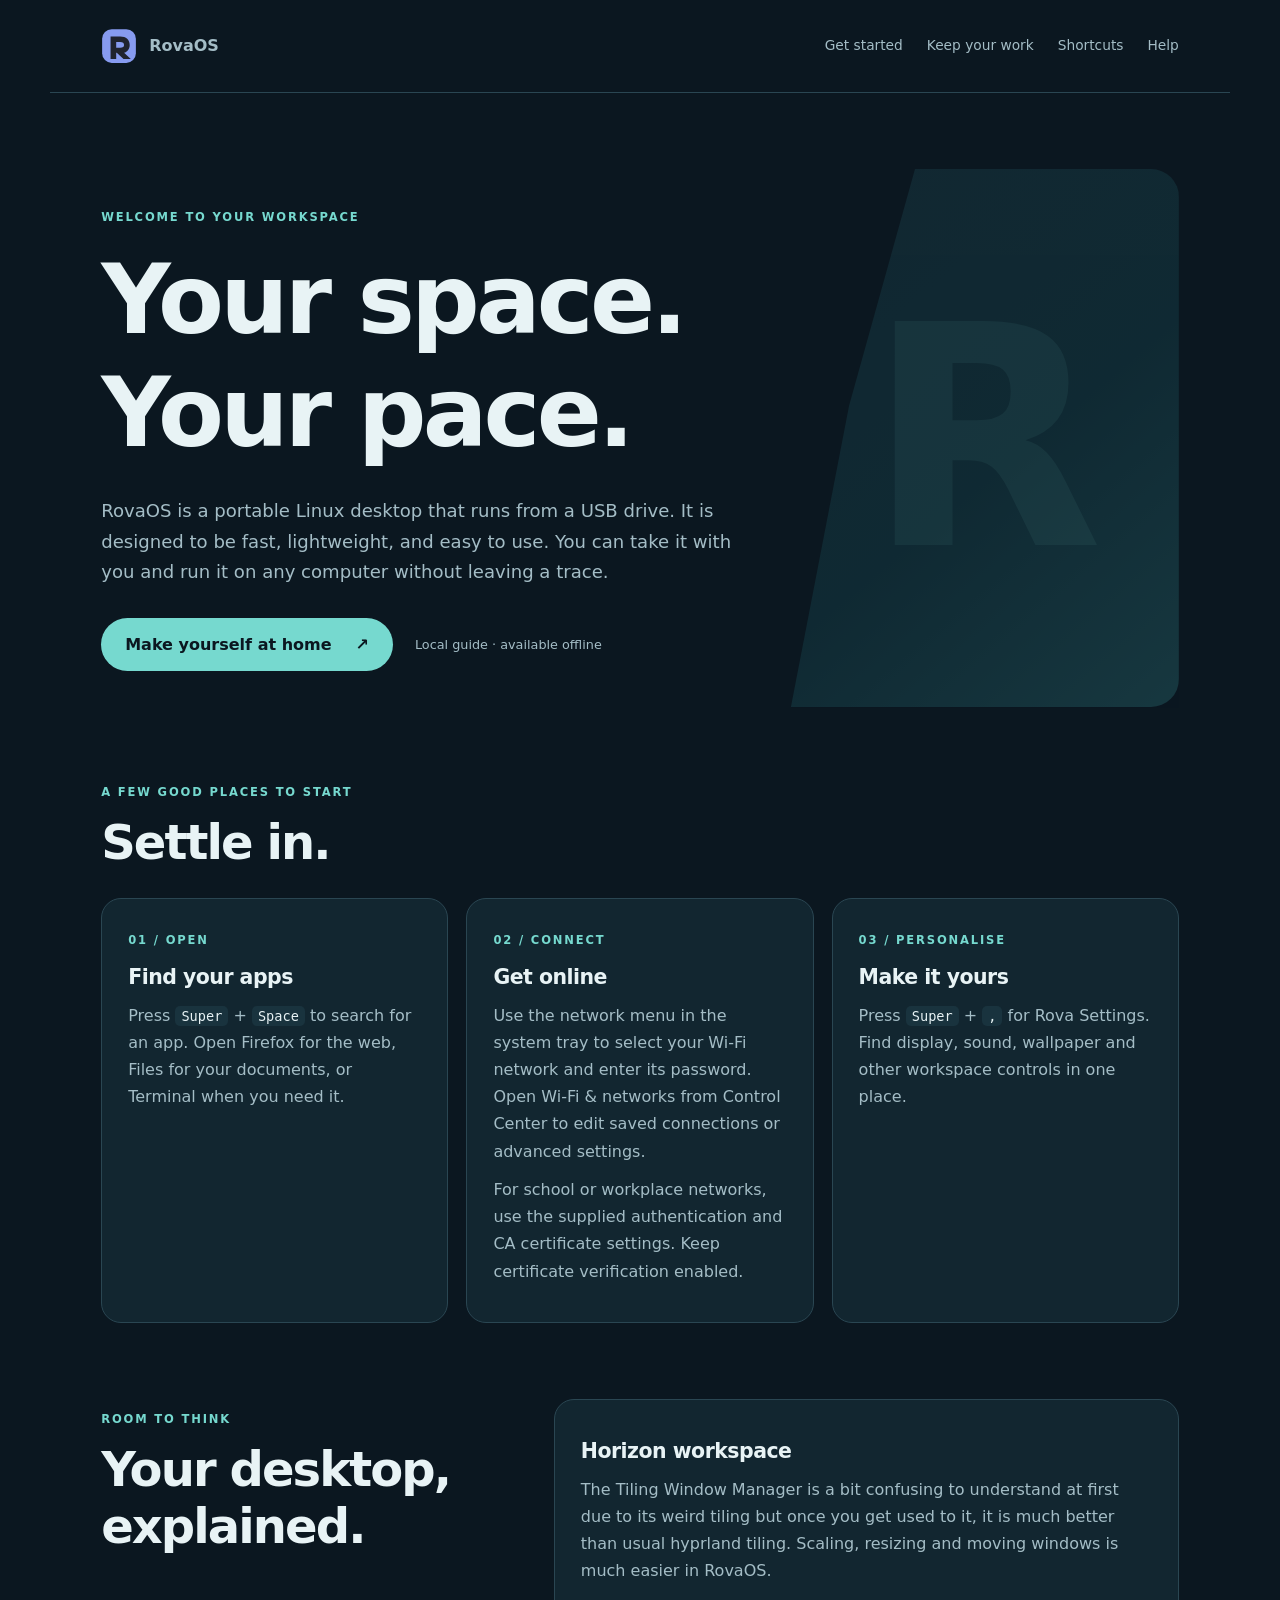
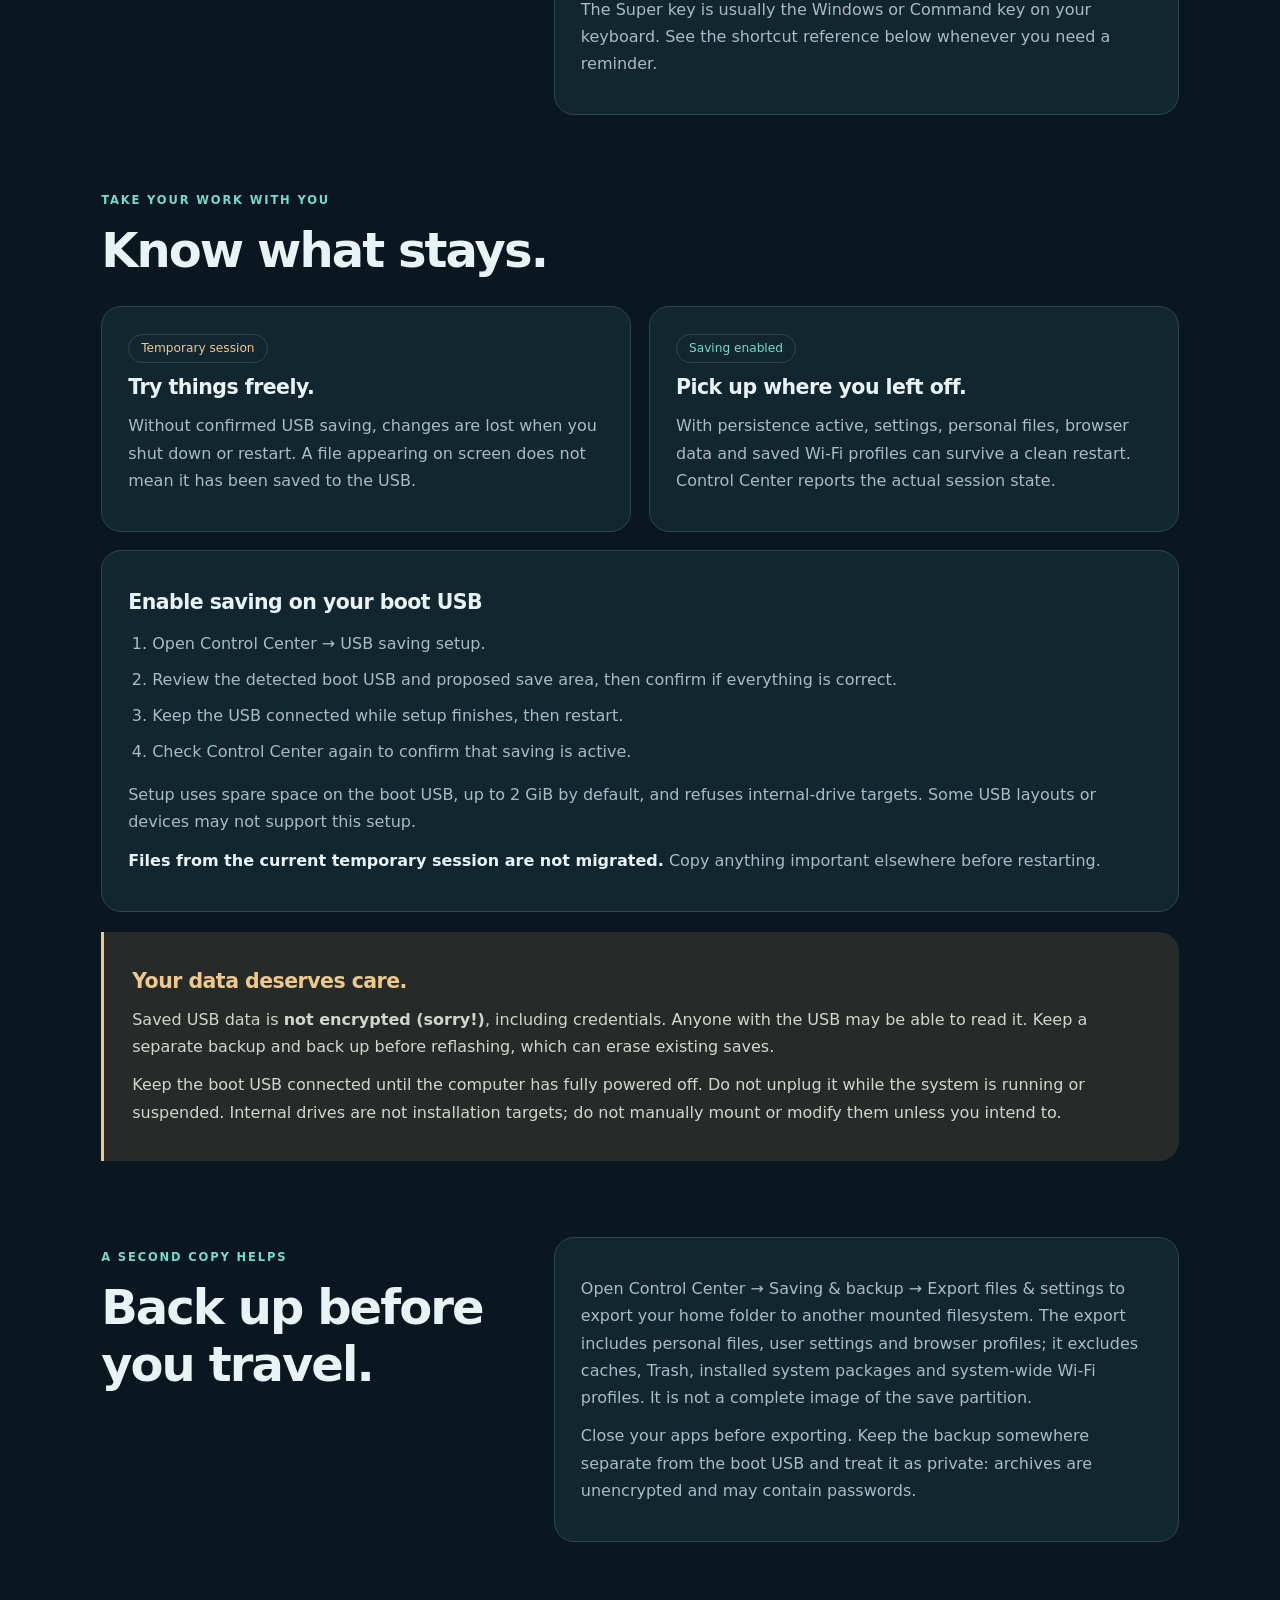
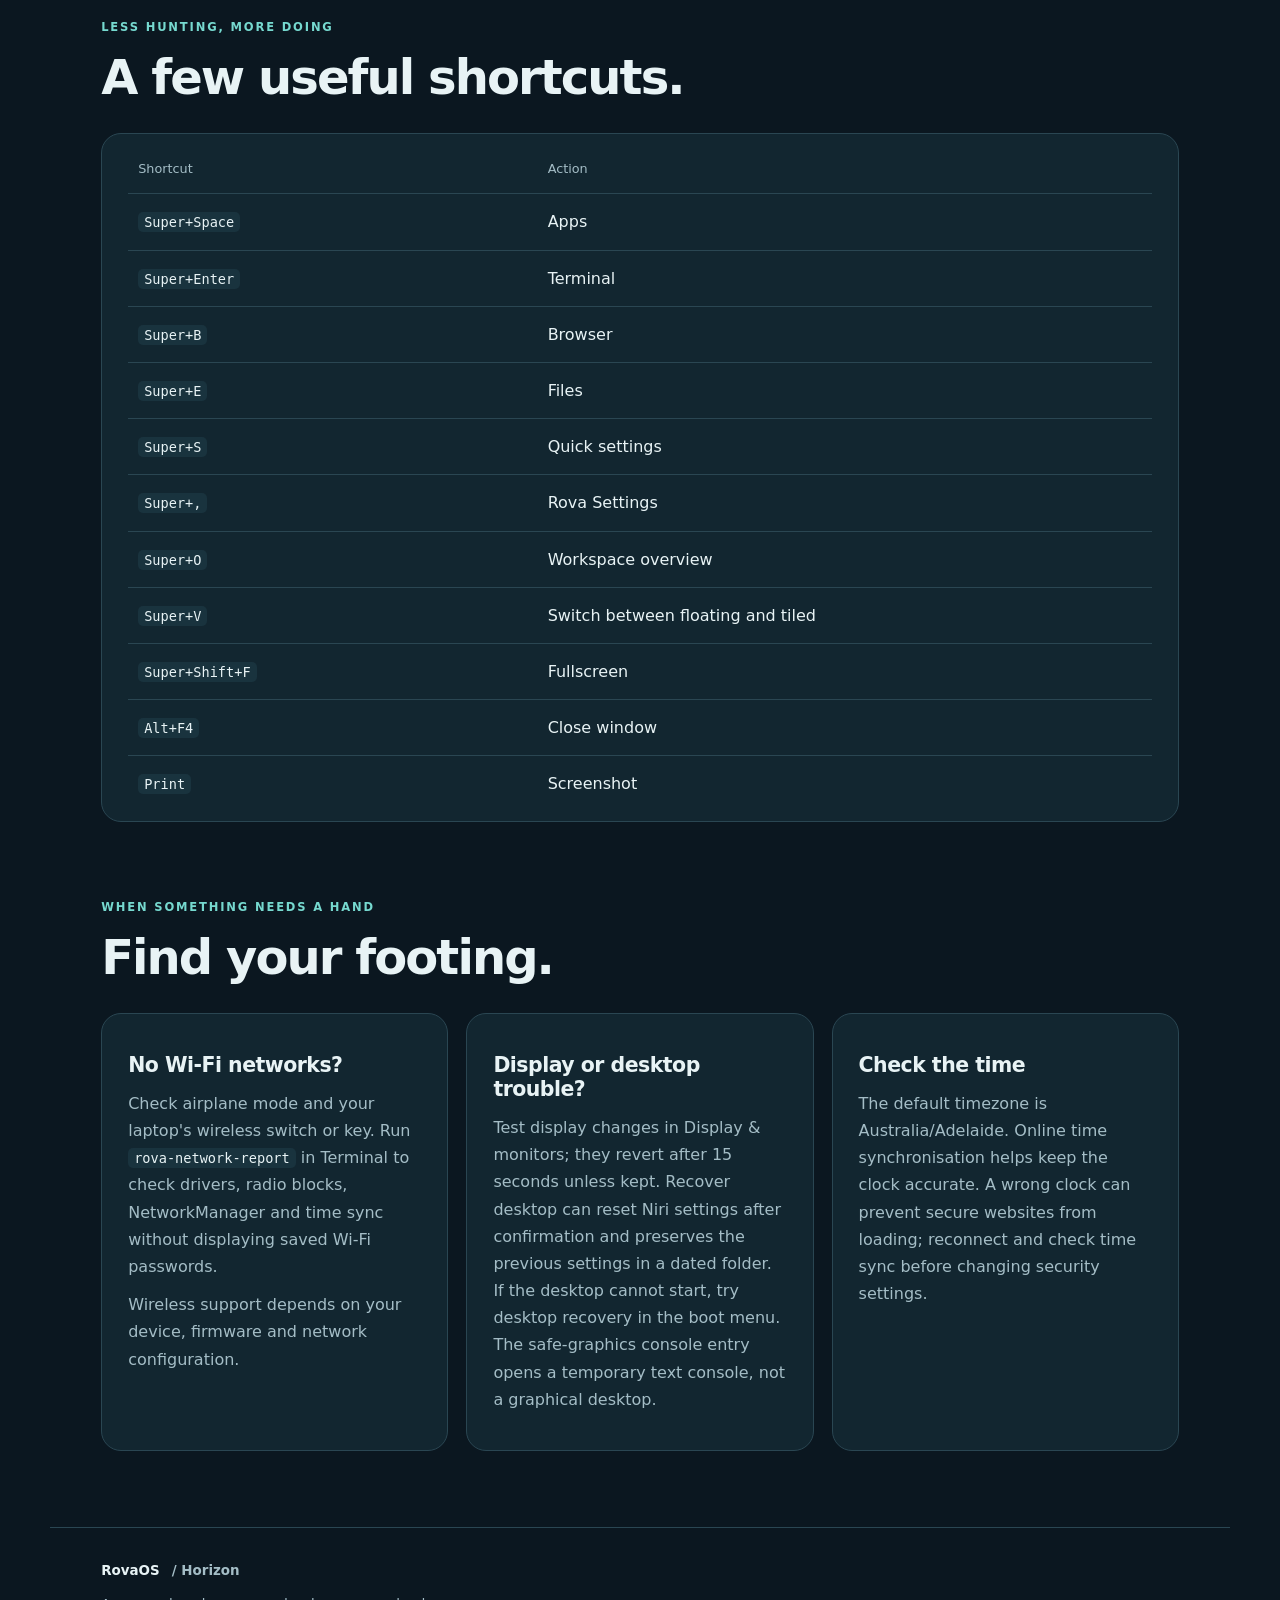
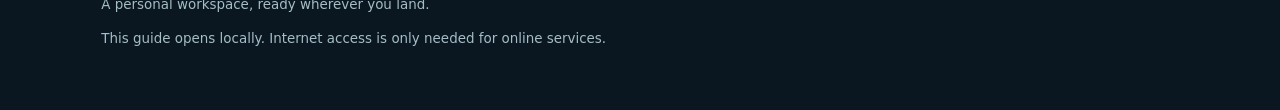
<file: linux/includes.chroot/usr/share/rova/welcome.html>
<!doctype html>
<html lang="en-AU">
<head>
  <meta charset="utf-8">
  <meta name="viewport" content="width=device-width, initial-scale=1">
  <meta name="description" content="Your guide to apps, settings, Wi-Fi and USB saving in RovaOS.">
  <title>Welcome to RovaOS</title>
  <link rel="stylesheet" href="welcome.css">
  <link rel="icon" type="image/svg+xml" href="../icons/hicolor/scalable/apps/kestrel.svg">
</head>
<body>
  <a class="skip-link" href="#main">Skip to the guide</a>
  <header class="site-header">
    <a class="wordmark" href="#home" aria-label="RovaOS home">
      <img src="../icons/hicolor/scalable/apps/kestrel.svg" width="36" height="36" alt="">
      <span>RovaOS</span>
    </a>
    <nav aria-label="On this page">
      <a href="#start">Get started</a><a href="#saving">Keep your work</a>
      <a href="#shortcuts">Shortcuts</a><a href="#help">Help</a>
    </nav>
  </header>
  <main id="main">
    <section class="hero" id="home" aria-labelledby="welcome-title">
      <p class="eyebrow">WELCOME TO YOUR WORKSPACE</p>
      <h1 id="welcome-title">Your space. Your pace.</h1>
      <p class="intro">RovaOS is a portable Linux desktop that runs from a USB drive. It is designed to be fast, lightweight, and easy to use. You can take it with you and run it on any computer without leaving a trace.</p>
      <div class="hero-links"><a class="button" href="#start">Make yourself at home <span aria-hidden="true">↗</span></a>
        <span class="offline-badge">Local guide · available offline</span></div>
      <div class="hero-art" aria-hidden="true"><span>R</span></div>
    </section>

    <section id="start" aria-labelledby="start-title">
      <p class="eyebrow">A FEW GOOD PLACES TO START</p>
      <h2 id="start-title">Settle in.</h2>
      <div class="cards">
        <article class="card"><span class="step">01 / OPEN</span><h3>Find your apps</h3>
          <p>Press <kbd>Super</kbd> + <kbd>Space</kbd> to search for an app. Open Firefox for the web, Files for your documents, or Terminal when you need it.</p></article>
        <article class="card"><span class="step">02 / CONNECT</span><h3>Get online</h3>
          <p>Use the network menu in the system tray to select your Wi-Fi network and enter its password. Open Wi-Fi &amp; networks from Control Center to edit saved connections or advanced settings.</p>
          <p>For school or workplace networks, use the supplied authentication and CA certificate settings. Keep certificate verification enabled.</p></article>
        <article class="card"><span class="step">03 / PERSONALISE</span><h3>Make it yours</h3>
          <p>Press <kbd>Super</kbd> + <kbd>,</kbd> for Rova Settings. Find display, sound, wallpaper and other workspace controls in one place.</p></article>
      </div>
    </section>

    <section class="split" id="workspace" aria-labelledby="workspace-title">
      <div><p class="eyebrow">ROOM TO THINK</p><h2 id="workspace-title">Your desktop, explained.</h2></div>
      <div class="card"><h3>Horizon workspace</h3><p>The Tiling Window Manager is a bit confusing to understand at first due to its weird tiling but once you get used to it, it is much better than usual hyprland tiling. Scaling, resizing and moving windows is much easier in RovaOS.</p>
        <p>The Super key is usually the Windows or Command key on your keyboard. See the shortcut reference below whenever you need a reminder.</p></div>
    </section>

    <section id="saving" aria-labelledby="saving-title">
      <p class="eyebrow">TAKE YOUR WORK WITH YOU</p><h2 id="saving-title">Know what stays.</h2>
      <div class="status-cards">
        <article class="card"><span class="pill temporary">Temporary session</span>
          <h3>Try things freely.</h3><p>Without confirmed USB saving, changes are lost when you shut down or restart. A file appearing on screen does not mean it has been saved to the USB.</p></article>
        <article class="card"><span class="pill persistent">Saving enabled</span>
          <h3>Pick up where you left off.</h3><p>With persistence active, settings, personal files, browser data and saved Wi-Fi profiles can survive a clean restart. Control Center reports the actual session state.</p></article>
      </div>
      <div class="card saving-steps"><h3>Enable saving on your boot USB</h3>
        <ol><li>Open Control Center → USB saving setup.</li>
          <li>Review the detected boot USB and proposed save area, then confirm if everything is correct.</li>
          <li>Keep the USB connected while setup finishes, then restart.</li>
          <li>Check Control Center again to confirm that saving is active.</li></ol>
        <p>Setup uses spare space on the boot USB, up to 2 GiB by default, and refuses internal-drive targets. Some USB layouts or devices may not support this setup.</p>
        <p><strong>Files from the current temporary session are not migrated.</strong> Copy anything important elsewhere before restarting.</p>
      </div>
      <aside class="notice" aria-label="Storage safety">
        <h3>Your data deserves care.</h3>
        <p>Saved USB data is <strong>not encrypted (sorry!)</strong>, including credentials. Anyone with the USB may be able to read it. Keep a separate backup and back up before reflashing, which can erase existing saves.</p>
        <p>Keep the boot USB connected until the computer has fully powered off. Do not unplug it while the system is running or suspended. Internal drives are not installation targets; do not manually mount or modify them unless you intend to.</p>
      </aside>
    </section>

    <section class="split" id="backup" aria-labelledby="backup-title">
      <div><p class="eyebrow">A SECOND COPY HELPS</p><h2 id="backup-title">Back up before you travel.</h2></div>
      <div class="card"><p>Open Control Center → Saving &amp; backup → Export files &amp; settings to export your home folder to another mounted filesystem. The export includes personal files, user settings and browser profiles; it excludes caches, Trash, installed system packages and system-wide Wi-Fi profiles. It is not a complete image of the save partition.</p>
        <p>Close your apps before exporting. Keep the backup somewhere separate from the boot USB and treat it as private: archives are unencrypted and may contain passwords.</p></div>
    </section>

    <section id="shortcuts" aria-labelledby="shortcuts-title">
      <p class="eyebrow">LESS HUNTING, MORE DOING</p><h2 id="shortcuts-title">A few useful shortcuts.</h2>
      <div class="card shortcut-card"><table><caption class="visually-hidden">Desktop keyboard shortcuts</caption>
        <thead><tr><th scope="col">Shortcut</th><th scope="col">Action</th></tr></thead>
        <tbody><tr><td><kbd>Super+Space</kbd></td><td>Apps</td></tr>
<tr><td><kbd>Super+Enter</kbd></td><td>Terminal</td></tr>
<tr><td><kbd>Super+B</kbd></td><td>Browser</td></tr>
<tr><td><kbd>Super+E</kbd></td><td>Files</td></tr>
<tr><td><kbd>Super+S</kbd></td><td>Quick settings</td></tr>
<tr><td><kbd>Super+,</kbd></td><td>Rova Settings</td></tr>
<tr><td><kbd>Super+O</kbd></td><td>Workspace overview</td></tr>
<tr><td><kbd>Super+V</kbd></td><td>Switch between floating and tiled</td></tr>
<tr><td><kbd>Super+Shift+F</kbd></td><td>Fullscreen</td></tr>
<tr><td><kbd>Alt+F4</kbd></td><td>Close window</td></tr>
<tr><td><kbd>Print</kbd></td><td>Screenshot</td></tr></tbody></table></div>
    </section>

    <section id="help" aria-labelledby="help-title">
      <p class="eyebrow">WHEN SOMETHING NEEDS A HAND</p><h2 id="help-title">Find your footing.</h2>
      <div class="cards">
        <article class="card"><h3>No Wi-Fi networks?</h3><p>Check airplane mode and your laptop's wireless switch or key. Run <code>rova-network-report</code> in Terminal to check drivers, radio blocks, NetworkManager and time sync without displaying saved Wi-Fi passwords.</p>
          <p>Wireless support depends on your device, firmware and network configuration.</p></article>
        <article class="card"><h3>Display or desktop trouble?</h3><p>Test display changes in Display &amp; monitors; they revert after 15 seconds unless kept. Recover desktop can reset Niri settings after confirmation and preserves the previous settings in a dated folder. If the desktop cannot start, try desktop recovery in the boot menu. The safe-graphics console entry opens a temporary text console, not a graphical desktop.</p></article>
        <article class="card"><h3>Check the time</h3><p>The default timezone is Australia/Adelaide. Online time synchronisation helps keep the clock accurate. A wrong clock can prevent secure websites from loading; reconnect and check time sync before changing security settings.</p></article>
      </div>
    </section>
  </main>
  <footer><a class="wordmark" href="#home">RovaOS <span>/ Horizon</span></a>
    <p>A personal workspace, ready wherever you land.</p><p>This guide opens locally. Internet access is only needed for online services.</p></footer>
</body>
</html>
</file>
<file: linux/includes.chroot/usr/share/rova/welcome.css>
/* Rova welcome guide. Edit these tokens; no network fonts or build tools. */
:root {
  color-scheme: dark;
  --background: #0b1720;
  --surface: #122630;
  --surface-raised: #19333e;
  --text: #e8f3f5;
  --muted: #a4bdc6;
  --accent: #76d9cf;
  --border: #2a4652;
  --warning: #efc88c;
  --radius: 20px;
  font: 16px/1.7 "DejaVu Sans", system-ui, sans-serif;
  background: var(--background);
  color: var(--text);
}
* { box-sizing: border-box; }
body { margin: 0; }
a { color: var(--accent); text-underline-offset: .24em; }
a:focus-visible, summary:focus-visible { outline: 3px solid var(--accent); outline-offset: 5px; border-radius: 4px; }
p, li, h1, h2, h3, code { overflow-wrap: anywhere; }
p { margin: .7rem 0; }
h1, h2, h3 { line-height: 1.18; letter-spacing: -.04em; }
h1 { max-width: 12ch; font-size: clamp(3rem, 7.5vw, 6.2rem); margin: 1rem 0 1.6rem; }
h2 { font-size: clamp(1.9rem, 4vw, 3rem); margin: .5rem 0 1.7rem; }
h3 { font-size: 1.28rem; letter-spacing: -.025em; margin: .8rem 0; }
.site-header, main, footer { max-width: 1180px; margin-inline: auto; padding-inline: clamp(20px, 4vw, 52px); }
.site-header { display: flex; flex-wrap: wrap; align-items: center; justify-content: space-between; gap: 20px; padding-block: 28px; border-bottom: 1px solid var(--border); }
.wordmark { display: inline-flex; align-items: center; gap: 12px; color: var(--text); text-decoration: none; font-weight: 700; }
.wordmark span { color: var(--muted); }
nav { display: flex; flex-wrap: wrap; gap: 24px; font-size: .86rem; }
nav a { color: var(--muted); text-decoration: none; }
nav a:hover { color: var(--accent); }
section { margin-block: 76px; scroll-margin-top: 24px; }
.hero { position: relative; isolation: isolate; padding-block: 28px 36px; }
.eyebrow, .step { color: var(--accent); font-size: .72rem; font-weight: 700; letter-spacing: .16em; }
.intro { max-width: 56ch; color: var(--muted); font-size: 1.13rem; }
.hero-links { display: flex; align-items: center; flex-wrap: wrap; gap: 22px; margin-top: 30px; }
.button { display: inline-flex; align-items: center; gap: 24px; border-radius: 999px; padding: 13px 24px; background: var(--accent); color: var(--background); font-weight: 700; text-decoration: none; }
.button:hover { background: #a1eee4; }
.offline-badge { color: var(--muted); font-size: .8rem; }
.hero-art { position: absolute; inset: 0 0 0 auto; z-index: -1; width: 36%; display: grid; place-items: center; overflow: hidden; background: linear-gradient(140deg, #183742, #153d46 55%, #245a60); clip-path: polygon(32% 0, 100% 0, 100% 100%, 0 100%, 15% 44%); border-radius: 0 28px 28px 0; opacity: .5; }
.hero-art span { font-size: clamp(10rem, 24vw, 22rem); line-height: 1; color: #76d9cf; opacity: .15; font-weight: 700; }
.cards { display: grid; grid-template-columns: repeat(3, minmax(0, 1fr)); gap: 18px; }
.card { padding: 26px; border: 1px solid var(--border); border-radius: var(--radius); background: var(--surface); }
.card p, .card li { color: var(--muted); }
.card strong { color: var(--text); }
.split { display: grid; grid-template-columns: .8fr 1.2fr; gap: 36px; align-items: start; }
.status-cards { display: grid; grid-template-columns: 1fr 1fr; gap: 18px; }
.pill { display: inline-block; padding: 3px 12px; font-size: .76rem; border-radius: 999px; border: 1px solid var(--border); }
.temporary { color: var(--warning); }
.persistent { color: var(--accent); }
.saving-steps { margin-top: 18px; }
ol { padding-left: 1.5rem; }
li + li { margin-top: .55rem; }
.notice { margin-top: 20px; padding: 24px 28px; background: #262b29; border-left: 3px solid var(--warning); border-radius: 0 var(--radius) var(--radius) 0; }
.notice h3 { color: var(--warning); }
.notice p { color: #d2d5cb; }
kbd, code { font-family: "DejaVu Sans Mono", monospace; font-size: .85em; color: var(--text); background: var(--surface-raised); border-radius: 5px; padding: 2px 6px; }
.shortcut-card { padding-block: 10px; overflow-x: auto; }
table { width: 100%; border-collapse: collapse; text-align: left; }
th, td { padding: 14px 10px; border-bottom: 1px solid var(--border); }
th { color: var(--muted); font-size: .8rem; font-weight: 400; }
tr:last-child td { border-bottom: 0; }
td:first-child { width: 40%; }
footer { border-top: 1px solid var(--border); padding-block: 32px 48px; color: var(--muted); font-size: .84rem; }
.skip-link { position: absolute; top: -100px; left: 16px; z-index: 10; background: var(--surface-raised); padding: 12px; }
.skip-link:focus { top: 12px; }
.visually-hidden { position: absolute; width: 1px; height: 1px; padding: 0; overflow: hidden; clip-path: inset(50%); white-space: nowrap; }
@media (max-width: 820px) {
  .cards, .split { grid-template-columns: 1fr; }
  .split { gap: 0; }
  .hero-art { width: 28%; opacity: .25; }
  section { margin-block: 50px; }
}
@media (max-width: 520px) {
  .status-cards { grid-template-columns: 1fr; }
  .site-header { align-items: start; flex-direction: column; }
  nav { gap: 14px; }
  .hero-art { display: none; }
  .card { padding: 20px; }
}
@media print {
  :root { color-scheme: light; --background: white; --surface: white; --text: black; --muted: #333; --accent: #174d51; --border: #bbb; }
  .hero-art, nav, .hero-links, .skip-link { display: none; }
  section { margin-block: 24px; }
  .card { break-inside: avoid; }
  .notice, .notice p, .notice h3 { background: white; color: black; }
}
</file>
